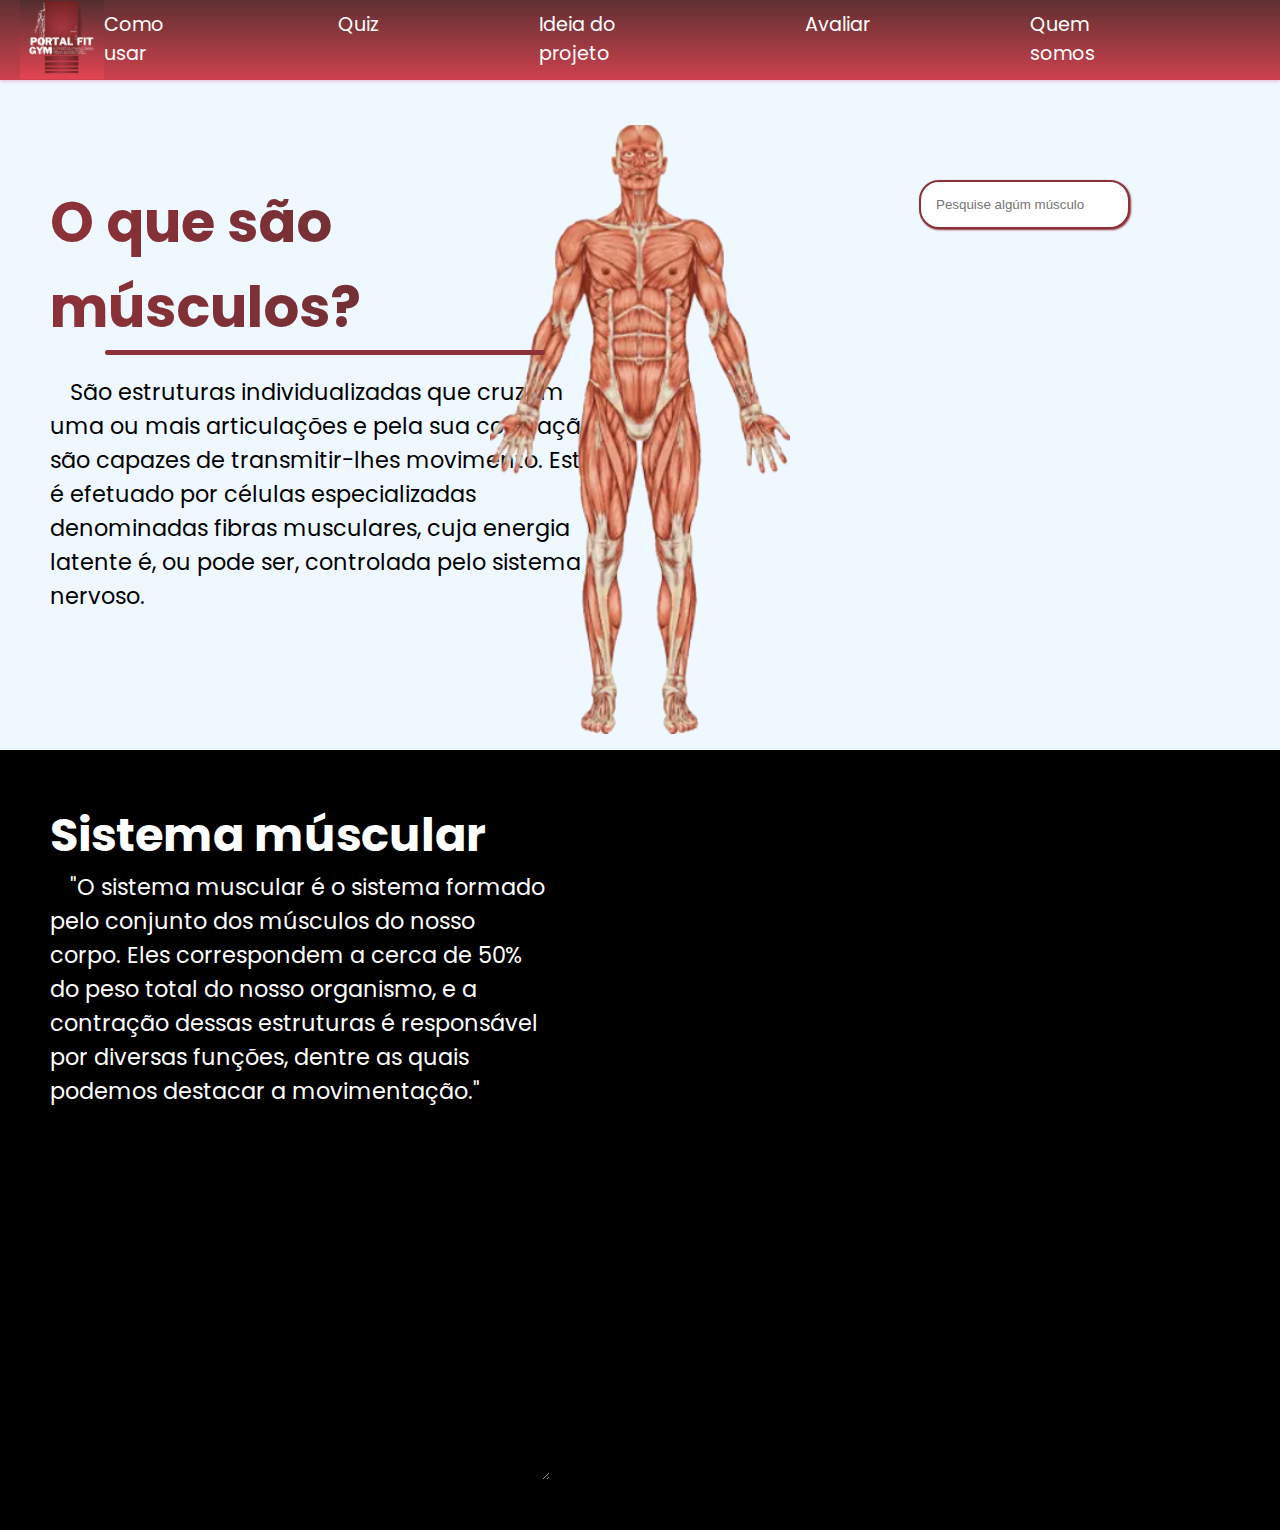
<file: programa/index.html>
<!DOCTYPE html>
<html lang="pt-br">
<head>
    <meta charset="UTF-8">
    <meta http-equiv="X-UA-Compatible" content="IE=edge">
    <meta name="viewport" content="width=device-width, initial-scale=1.0">
    <link rel="stylesheet" href="estilos/style.css">
    <link rel="stylesheet" href="estilos/reset.css">
    <link rel="stylesheet" href="https://fonts.googleapis.com/css2?family=Material+Symbols+Outlined:opsz,wght,FILL,GRAD@48,400,0,0" />
    <title>Fitness Door</title>
</head>
<body>
    <header>
        <div class="logo"><a href="index.html"><img src="../coisas da fecip/Logo.PNG" alt="Logo do projeto"></a></div>
        <nav>
            <ul>
                <li><a href="#">Como usar</a></li>
                <li><a href="#">Quiz</a></li>
                <li><a href="#">Ideia do projeto</a></li>
                <li><a href="#">Avaliar</a></li>
                <li><a href="#">Quem somos</a></li>
            </ul>
        </nav>
    </header>
    <main>
        <div class="container">
            <div class="pesquisa"><input id="searchbar" type="text" name="searchbar" placeholder="Pesquise algúm músculo" onkeyup="search()" autocomplete="on"></div>
            <div class="imgmusculo"><img src="../coisas da fecip/musculo-sem-bg.png" alt="Imagem dos músculos"></div>
            <div class="oquesaomusculos">
                <h1>O que são músculos?<hr></h1>
                <p>
                    São estruturas individualizadas que cruzam uma ou mais articulações e pela sua contração são capazes de transmitir-lhes movimento. Este é efetuado por células especializadas denominadas fibras musculares, cuja energia latente é, ou pode ser, controlada pelo sistema nervoso.
                </p>
            </div>
        </div>

        <div class="role">                          <p>role para baixo<span  class="material-symbols-outlined">keyboard_double_arrow_down</span></p></div>

        <div class="container2">
            <div class="sistemamuscular">
                <h1>Sistema múscular</h1>
                <p>"O sistema muscular é o sistema formado pelo conjunto dos músculos do nosso corpo. Eles correspondem a cerca de 50% do peso total do nosso organismo, e a contração dessas estruturas é responsável por diversas funções, dentre as quais podemos destacar a movimentação."</p>
            </div>
        </div>
        <!--
            lista
            <ul>
            <li class="muscles">Peito</li>
            <li class="muscles">Perna</li>
            <li class="muscles">Costas</li>
            <li class="muscles">Biceps</li>
            <li class="muscles">Tríceps</li>
            <li class="muscles"></li>
        </ul> -->
    </main>
    <script src="index.js"> </script>
</body>
</html>
</file>
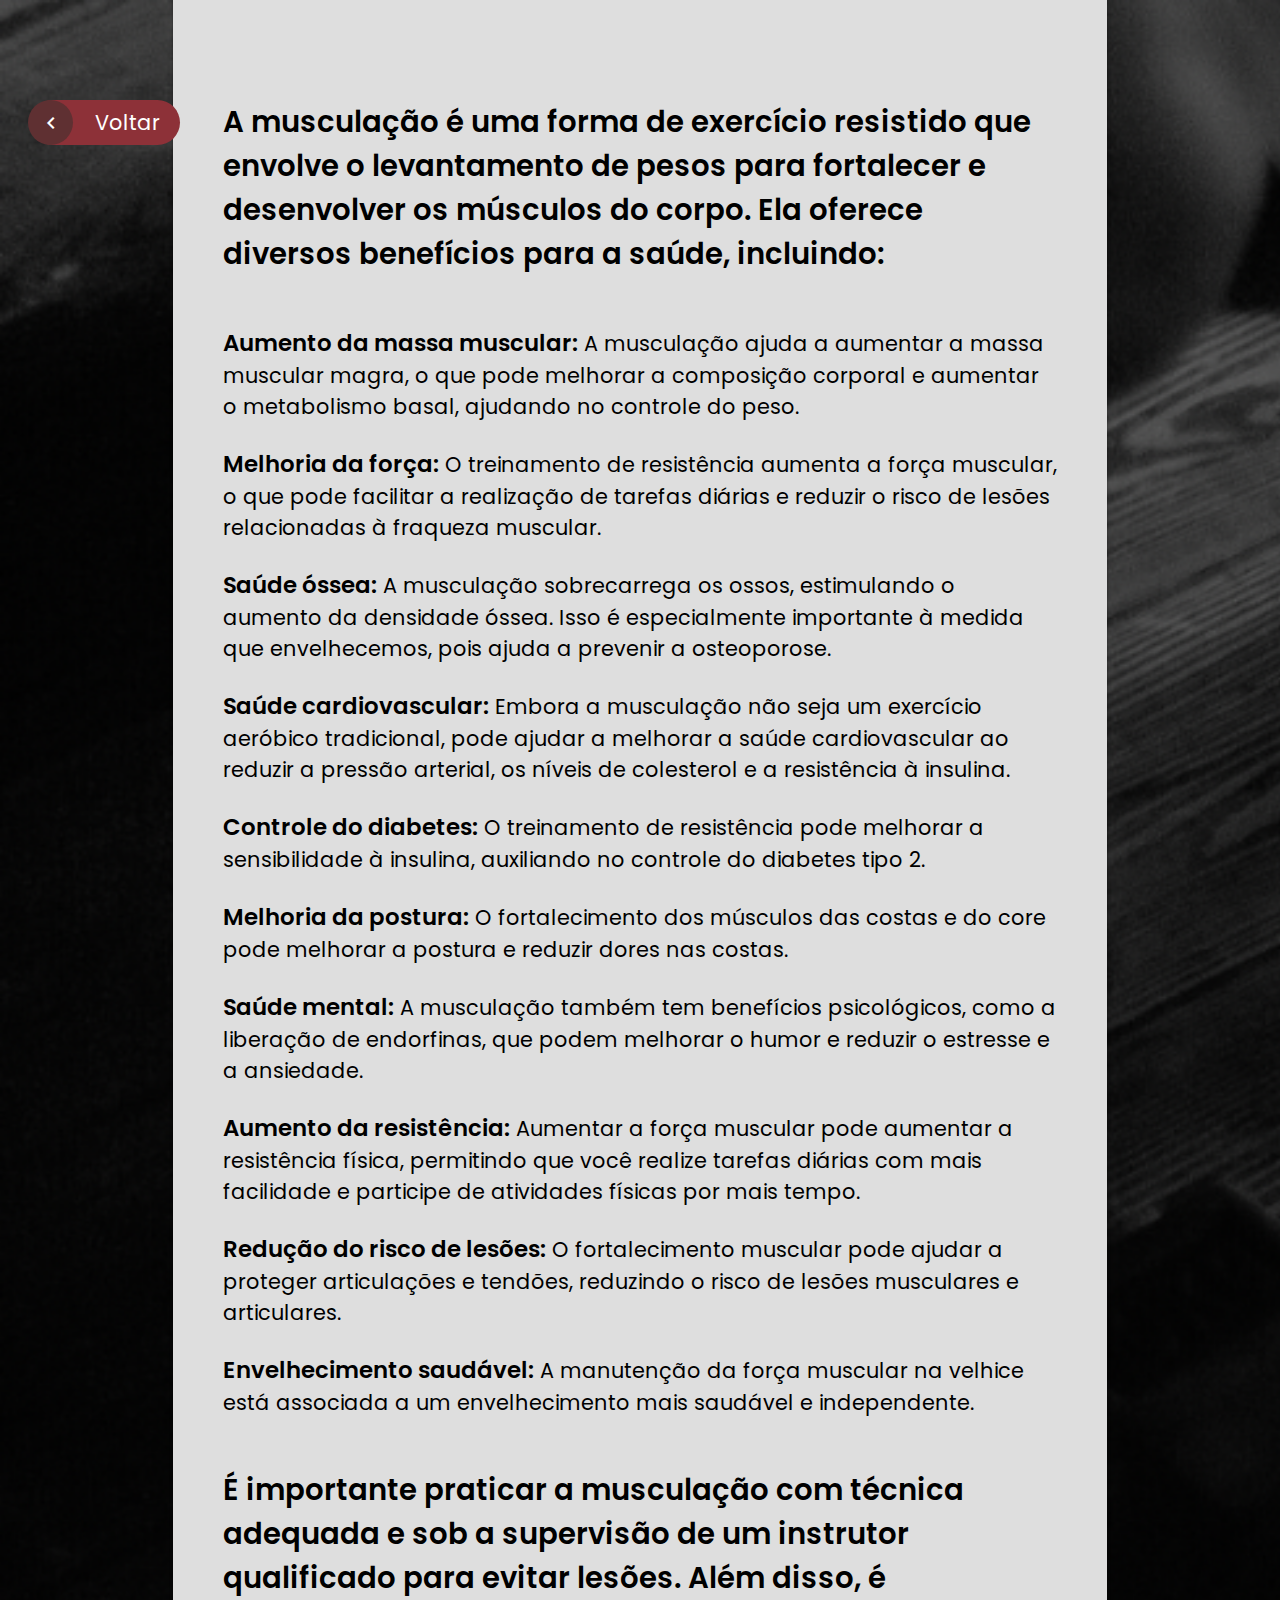
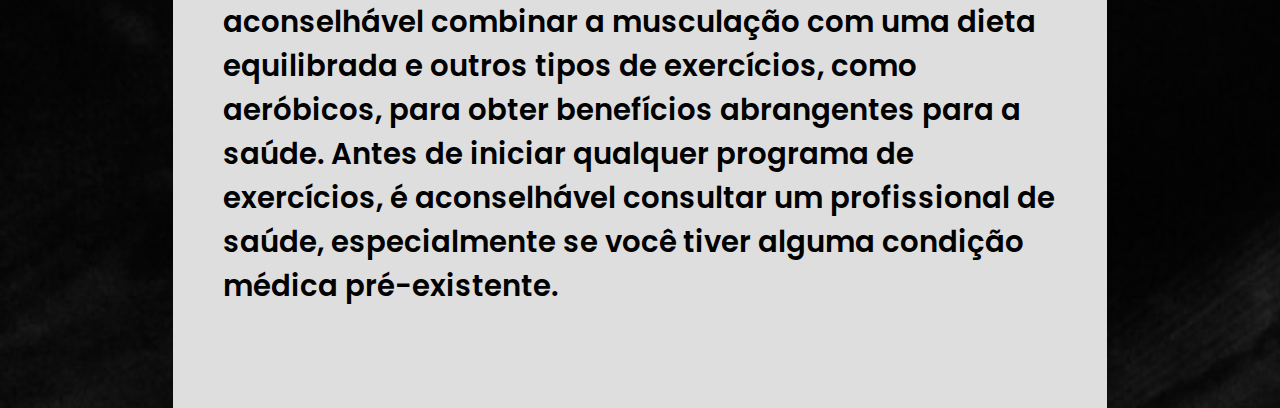
<file: programa/beneficios.html>
<!DOCTYPE html>
<html lang="pt-br">
<head>
    <meta charset="UTF-8">
    <meta name="viewport" content="width=device-width, initial-scale=1.0">
    <link rel="stylesheet" href="estilos/beneficios.css">
    <link rel="stylesheet" href="https://fonts.googleapis.com/css2?family=Material+Symbols+Outlined:opsz,wght,FILL,GRAD@48,400,0,0" />
    <link rel="shortcut icon" href="../coisasdafecip/favicon.ico" type="image/x-icon">
    <title>Benefícios da musculação</title>
</head>
<body>
    <main>
        <aside>
            <p>A musculação é uma forma de exercício resistido que envolve o levantamento de pesos para fortalecer e desenvolver os músculos do corpo. Ela oferece diversos benefícios para a saúde, incluindo:</p>
        </aside>
        <section class="beneficios">
            <p><span>Aumento da massa muscular:</span> A musculação ajuda a aumentar a massa muscular magra, o que pode melhorar a composição corporal e aumentar o metabolismo basal, ajudando no controle do peso.</p>
            <p><span>Melhoria da força:</span> O treinamento de resistência aumenta a força muscular, o que pode facilitar a realização de tarefas diárias e reduzir o risco de lesões relacionadas à fraqueza muscular.</p>
            <p><span>Saúde óssea:</span> A musculação sobrecarrega os ossos, estimulando o aumento da densidade óssea. Isso é especialmente importante à medida que envelhecemos, pois ajuda a prevenir a osteoporose.</p>
            <p><span>Saúde cardiovascular:</span> Embora a musculação não seja um exercício aeróbico tradicional, pode ajudar a melhorar a saúde cardiovascular ao reduzir a pressão arterial, os níveis de colesterol e a resistência à insulina.</p>
            <p><span>Controle do diabetes:</span> O treinamento de resistência pode melhorar a sensibilidade à insulina, auxiliando no controle do diabetes tipo 2.</p>
            <p><span>Melhoria da postura:</span> O fortalecimento dos músculos das costas e do core pode melhorar a postura e reduzir dores nas costas.</p>
            <p><span>Saúde mental:</span> A musculação também tem benefícios psicológicos, como a liberação de endorfinas, que podem melhorar o humor e reduzir o estresse e a ansiedade.</p>
            <p><span>Aumento da resistência:</span> Aumentar a força muscular pode aumentar a resistência física, permitindo que você realize tarefas diárias com mais facilidade e participe de atividades físicas por mais tempo.</p>
            <p><span>Redução do risco de lesões:</span> O fortalecimento muscular pode ajudar a proteger articulações e tendões, reduzindo o risco de lesões musculares e articulares.</p>
            <p><span>Envelhecimento saudável:</span> A manutenção da força muscular na velhice está associada a um envelhecimento mais saudável e independente.</p>
        </section>
        <aside><p>É importante praticar a musculação com técnica adequada e sob a supervisão de um instrutor qualificado para evitar lesões. Além disso, é aconselhável combinar a musculação com uma dieta equilibrada e outros tipos de exercícios, como aeróbicos, para obter benefícios abrangentes para a saúde. Antes de iniciar qualquer programa de exercícios, é aconselhável consultar um profissional de saúde, especialmente se você tiver alguma condição médica pré-existente.</p></aside>
    </main>
    <div class="back"><a href="main.html"><span class="material-symbols-outlined seta">chevron_left</span></a> <a href="main.html">Voltar</a></div>
</body>
</html>
</file>
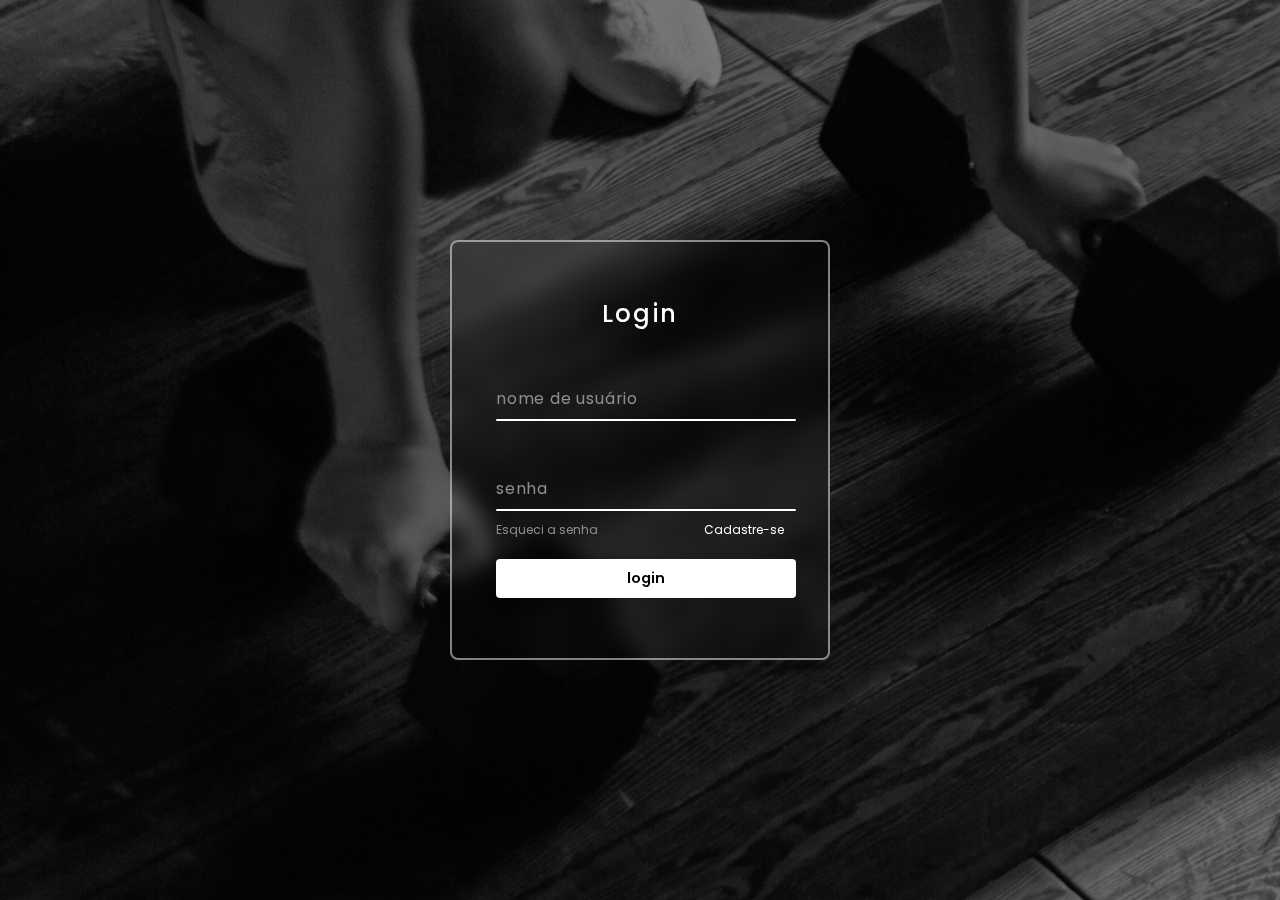
<file: programa/login.html>
<!DOCTYPE html>
<html lang="pt-br">
    <head>
        <meta charset="UTF-8">
        <title>Login | Registro</title>
        <link rel="stylesheet" href="estilos/login.css">
        <link rel="stylesheet" href="estilos/reset.css">
    </head>
<body>
    <div class="box">
        <form action="main.html">
            <h2>Login</h2>
            <div class="InputBox">
                <input type="text" required="required">
                <span>nome de usuário</span>
                <i></i>
            </div>
            <div class="InputBox">
                <input type="password" required="required">
                <span>senha</span>
                <i></i>
            </div>
            <div class="Links">
            <a href="#">Esqueci a senha</a>    
            <a href="cadastro.html">Cadastre-se</a>    
            </div>
            <input type="submit" value="login">
        </form>
    </div>
    <script src="index.js"></script>
</body>
</html>
</file>
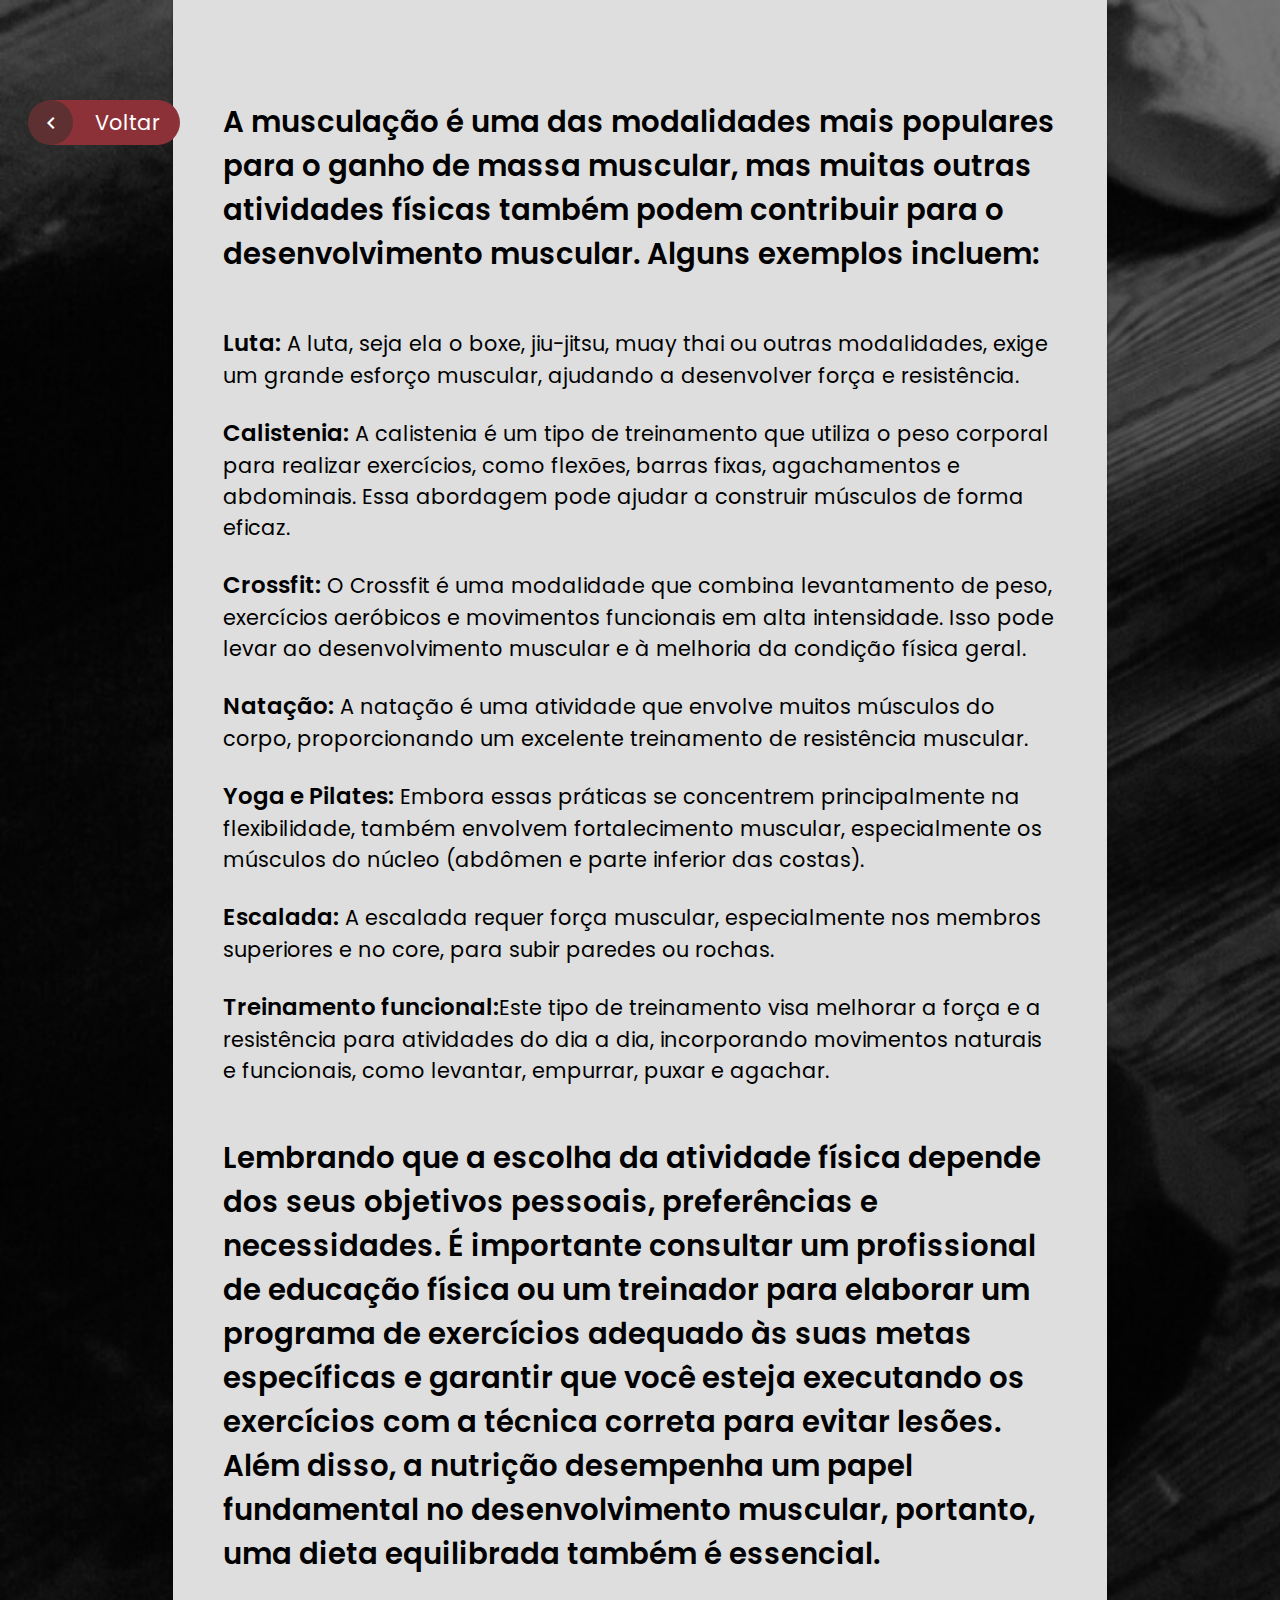
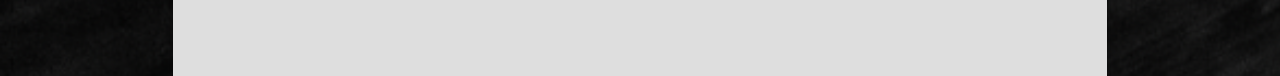
<file: programa/luta.html>
<!DOCTYPE html>
<html lang="pt-br">
<head>
    <meta charset="UTF-8">
    <meta name="viewport" content="width=device-width, initial-scale=1.0">
    <link rel="stylesheet" href="estilos/luta.css">
    <link rel="stylesheet" href="https://fonts.googleapis.com/css2?family=Material+Symbols+Outlined:opsz,wght,FILL,GRAD@48,400,0,0" />
    <link rel="shortcut icon" href="../coisasdafecip/favicon.ico" type="image/x-icon">
    <title>Outras formas de obter músculos</title>
</head>
<body>
    <main>
        <aside><p>A musculação é uma das modalidades mais populares para o ganho de massa muscular, mas muitas outras atividades físicas também podem contribuir para o desenvolvimento muscular. Alguns exemplos incluem:</p></aside>
        <section>
            <p><span>Luta:</span> A luta, seja ela o boxe, jiu-jitsu, muay thai ou outras modalidades, exige um grande esforço muscular, ajudando a desenvolver força e resistência.</p>
            <p><span>Calistenia:</span> A calistenia é um tipo de treinamento que utiliza o peso corporal para realizar exercícios, como flexões, barras fixas, agachamentos e abdominais. Essa abordagem pode ajudar a construir músculos de forma eficaz.</p>
            <p><span>Crossfit:</span> O Crossfit é uma modalidade que combina levantamento de peso, exercícios aeróbicos e movimentos funcionais em alta intensidade. Isso pode levar ao desenvolvimento muscular e à melhoria da condição física geral.</p>
            <p><span>Natação:</span> A natação é uma atividade que envolve muitos músculos do corpo, proporcionando um excelente treinamento de resistência muscular.</p>
            <p><span>Yoga e Pilates:</span> Embora essas práticas se concentrem principalmente na flexibilidade, também envolvem fortalecimento muscular, especialmente os músculos do núcleo (abdômen e parte inferior das costas).</p>
            <p><span>Escalada:</span> A escalada requer força muscular, especialmente nos membros superiores e no core, para subir paredes ou rochas.</p>
            <p><span>Treinamento funcional:</span>Este tipo de treinamento visa melhorar a força e a resistência para atividades do dia a dia, incorporando movimentos naturais e funcionais, como levantar, empurrar, puxar e agachar.</p>
        </section>
        <aside><p>Lembrando que a escolha da atividade física depende dos seus objetivos pessoais, preferências e necessidades. É importante consultar um profissional de educação física ou um treinador para elaborar um programa de exercícios adequado às suas metas específicas e garantir que você esteja executando os exercícios com a técnica correta para evitar lesões. Além disso, a nutrição desempenha um papel fundamental no desenvolvimento muscular, portanto, uma dieta equilibrada também é essencial.</p></aside>
    </main>
    <div class="back"><a href="main.html"><span class="material-symbols-outlined seta">chevron_left</span></a> <a href="main.html">Voltar</a></div>
</body>
</html>
</file>
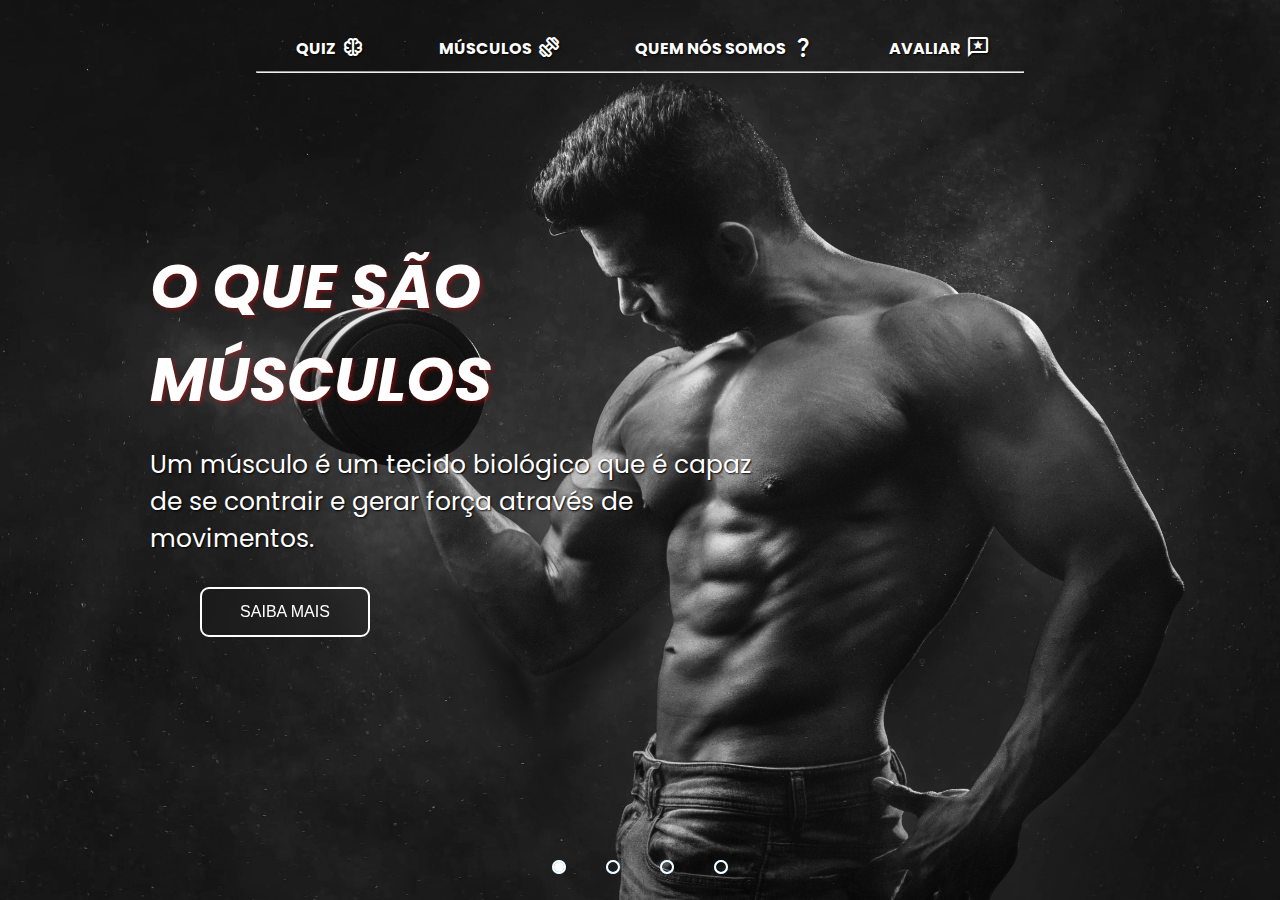
<file: programa/main.html>
<!DOCTYPE html>
<html lang="pt-br">
<head>
    <meta charset="UTF-8">
    <meta http-equiv="X-UA-Compatible" content="IE=edge">
    <meta name="viewport" content="width=device-width, initial-scale=1.0">
    <link rel="stylesheet" href="estilos/main.css">
    <link rel="stylesheet" href="https://fonts.googleapis.com/css2?family=Material+Symbols+Outlined:opsz,wght,FILL,GRAD@48,400,0,0" />
    <link rel="shortcut icon" href="../coisasdafecip/favicon.ico" type="image/x-icon">
    <title>Portal Fit Gym</title>
</head>
<body>
    <header id="header">
        <nav>
            <ul>
                <li><a href="quiz.html">QUIZ<span class="material-symbols-outlined">neurology</span></a></li>
                <li><a href="musculos.html">MÚSCULOS<span class="material-symbols-outlined">exercise</span></a></li>
                <li><a href="#">QUEM NÓS SOMOS<span class="material-symbols-outlined">question_mark</span></a></li>
                <li><a href="#">AVALIAR<span class="material-symbols-outlined">reviews</span></a></li>
            </ul>
            <hr id="nav-hr">
        </nav>
        
    </header>
    <div class="slider">
        <div class="slides">
            <input type="radio" name="radio-btn" id="radio1">
            <input type="radio" name="radio-btn" id="radio2">
            <input type="radio" name="radio-btn" id="radio3">
            <input type="radio" name="radio-btn" id="radio4">
            
            <div class="slide first">
                <div class="text">
                    <h1>O QUE SÃO <br> MÚSCULOS</h1>
                    <p>Um músculo é um tecido biológico que é capaz de se contrair e gerar força através de movimentos.</p>
                    <button><a href="musculos.html">SAIBA MAIS</a></button>
                </div>
                <img src="../coisasdafecip/Gostoso.jpg" alt="">
            </div>
            <div class="slide" >
                <div class="text">
                    <h1>BENEFÍCIOS DA MUSCULAÇÃO </h1>
                    <p>Além de te deixar com um físico atlético, a prática da músculação melhora a sua saúde óssea, saúde cardiovascular e outras.</p>
                    <button><a href="beneficios.html">SAIBA MAIS</a></button>
                </div>
                <img src="../coisasdafecip/Halter.PNG" alt="">
            </div>
            <div class="slide">
                <div class="text">
                    <h1>OUTRAS FORMAS DE OBTER MÚSCULOS</h1>
                    <p>Há também outras formas de obter músculos além da musculação, como por exemplo a luta pode ser uma excelente maneira de desenvolver e fortalecer a musculatura.
                    </p>
                    <button><a href="luta.html">SAIBA MAIS</a></button>
                </div>
                <img src="../coisasdafecip/Luta.jpg" alt="" class="escura">
            </div>
            <div class="slide">
                <div class="text">
                    <h1>QUIZ</h1>
                    <p>Faça agora o Quiz para saber quanto você conhece sobre os músculos!</p>
                    <button><a href="quiz.html">Começar QUIZ</a></button>
                </div>
                <img src="../coisasdafecip/halteres.jpg" alt="" class="escura">
            </div>
            
            <div class="navigation-auto">
                <div class="autobtn1"></div>
                <div class="autobtn2"></div>
                <div class="autobtn3"></div>
                <div class="autobtn4"></div>
            </div>
            
        </div>
        
        <div class="manual-navigation">
            <label for="radio1" class="manual-btn"></label>
            <label for="radio2" class="manual-btn"></label>
            <label for="radio3" class="manual-btn"></label>
            <label for="radio4" class="manual-btn"></label>
        </div>
    </div>
    <script src="index.js"></script>
</body>
</html>
</file>
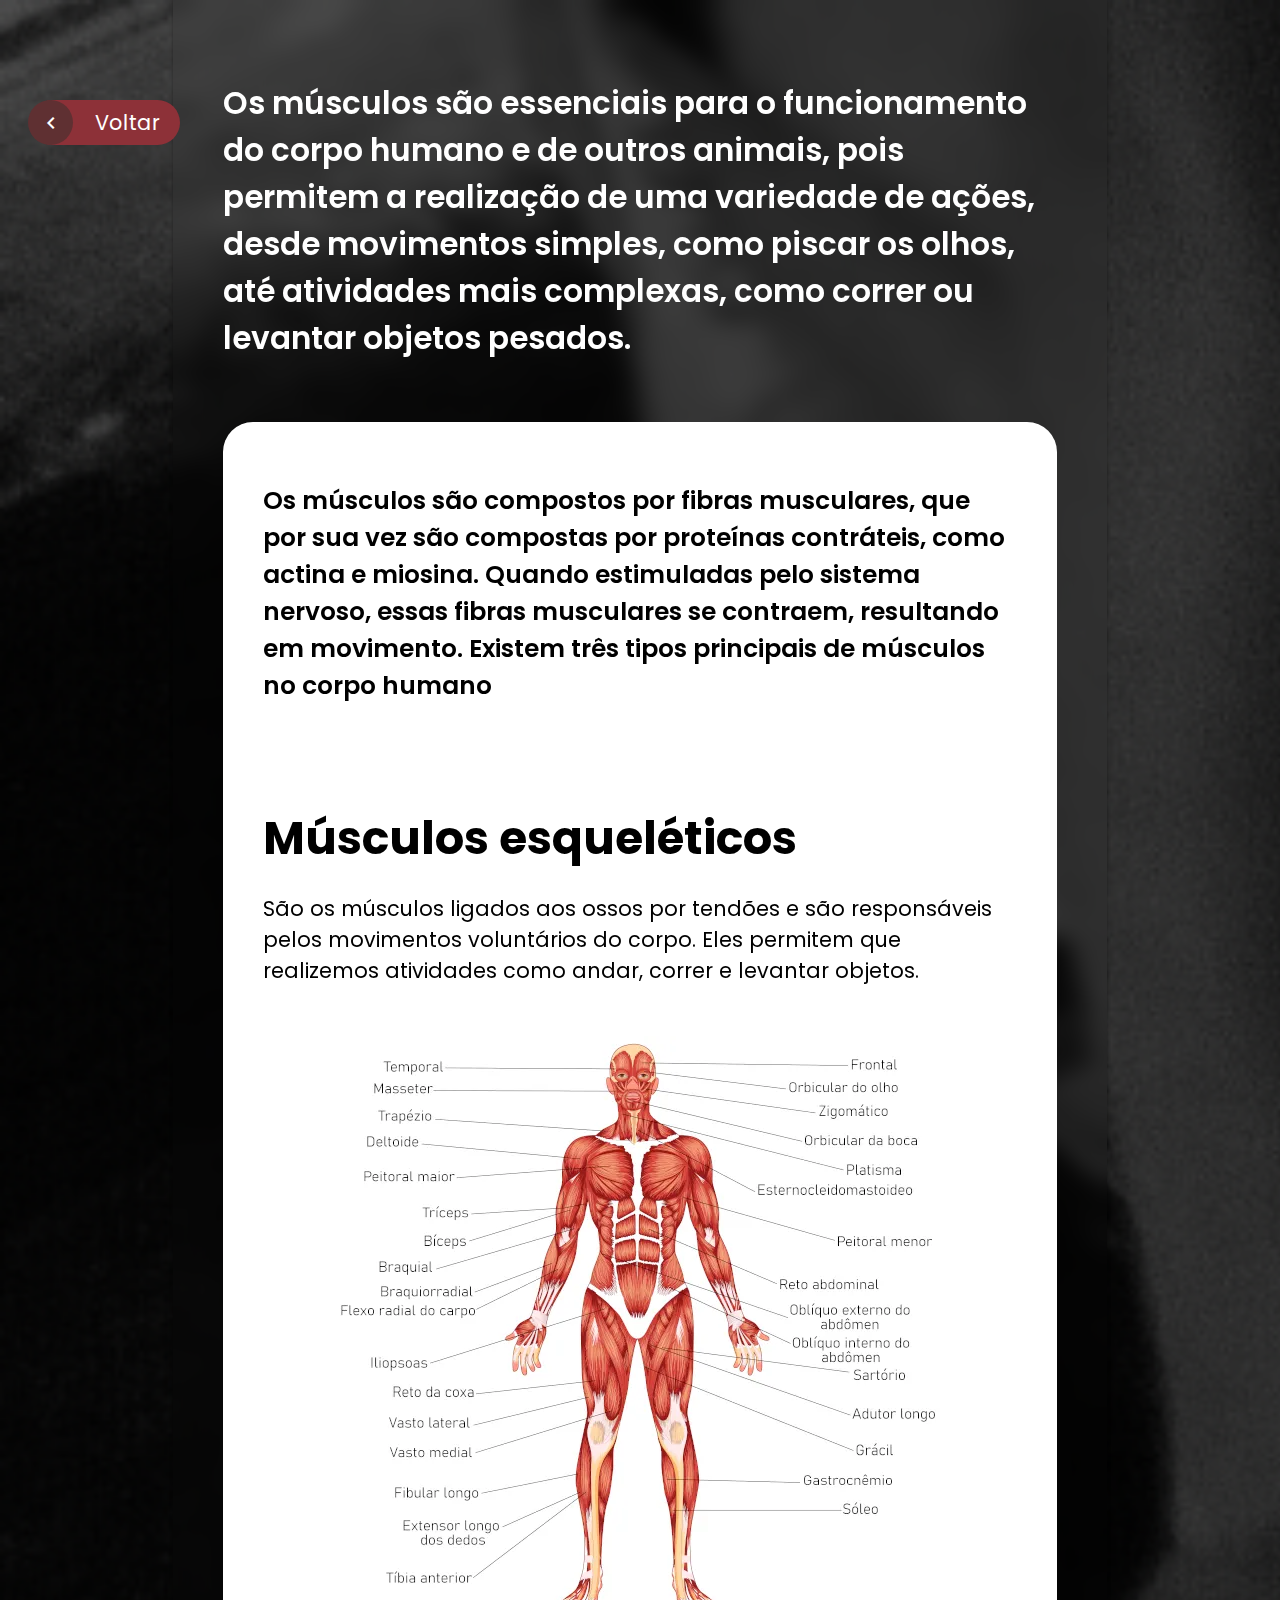
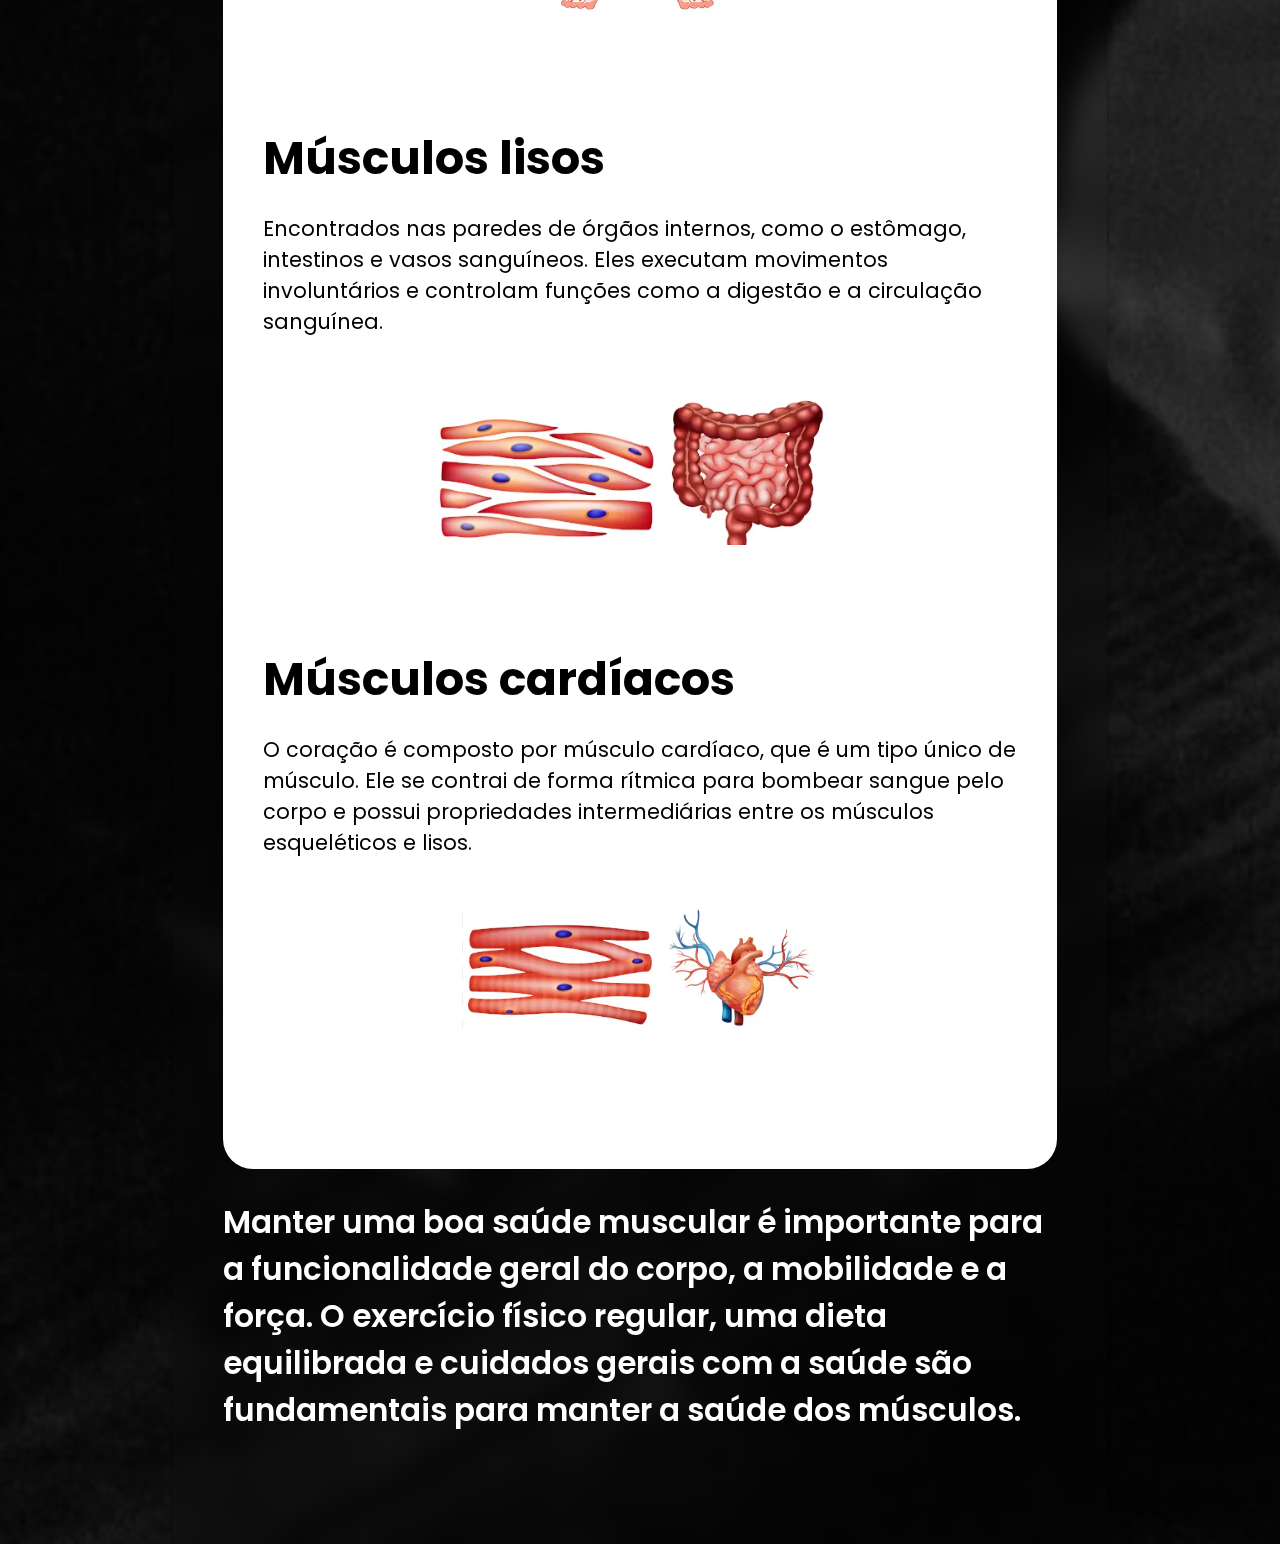
<file: programa/musculos.html>
<!DOCTYPE html>
<html lang="pt-br">
<head>
    <meta charset="UTF-8">
    <meta name="viewport" content="width=device-width, initial-scale=1.0">
    <link rel="stylesheet" href="estilos/musculo.css">
    <link rel="stylesheet" href="https://fonts.googleapis.com/css2?family=Material+Symbols+Outlined:opsz,wght,FILL,GRAD@48,400,0,0" />
    <link rel="shortcut icon" href="../coisasdafecip/favicon.ico" type="image/x-icon">
    <title>O que são músculos</title>
</head>
<body>
    <main>
        <section>
            <p>Os músculos são essenciais para o funcionamento do corpo humano e de outros animais, pois permitem a realização de uma variedade de ações, desde movimentos simples, como piscar os olhos, até atividades mais complexas, como correr ou levantar objetos pesados.
            </p>
        </section>
        <div class="tipomusculo">
            <p>Os músculos são compostos por fibras musculares, que por sua vez são compostas por proteínas contráteis, como actina e miosina. Quando estimuladas pelo sistema nervoso, essas fibras musculares se contraem, resultando em movimento. Existem três tipos principais de músculos no corpo humano</p>
            <div class="musculos">
                <h1>Músculos esqueléticos</h1>
                <p>São os músculos ligados aos ossos por tendões e são responsáveis pelos movimentos voluntários do corpo. Eles permitem que realizemos atividades como andar, correr e levantar objetos.</p>
                <img src="../coisasdafecip/musculosesqueleticos.webp" alt="Músculos esqueléticos">
            </div>
            <div class="musculos">
                <h1>Músculos lisos</h1>
                <p>Encontrados nas paredes de órgãos internos, como o estômago, intestinos e vasos sanguíneos. Eles executam movimentos involuntários e controlam funções como a digestão e a circulação sanguínea.</p>
                <img src="../coisasdafecip/musculoslisos.png" alt="Músculos lisos">
            </div>
            <div class="musculos">
                <h1>Músculos cardíacos</h1>
                <p>O coração é composto por músculo cardíaco, que é um tipo único de músculo. Ele se contrai de forma rítmica para bombear sangue pelo corpo e possui propriedades intermediárias entre os músculos esqueléticos e lisos.</p>
                <img src="../coisasdafecip/musculocardiaco.png" alt="Músculo cardíaco">
            </div>
        </div>
        <section>
            <p>Manter uma boa saúde muscular é importante para a funcionalidade geral do corpo, a mobilidade e a força. O exercício físico regular, uma dieta equilibrada e cuidados gerais com a saúde são fundamentais para manter a saúde dos músculos.</p>
        </section>
        
    </main>
    <div class="back"><a href="main.html"><span class="material-symbols-outlined seta">chevron_left</span></a> <a href="main.html">Voltar</a></div>
</body>
</html>
</file>
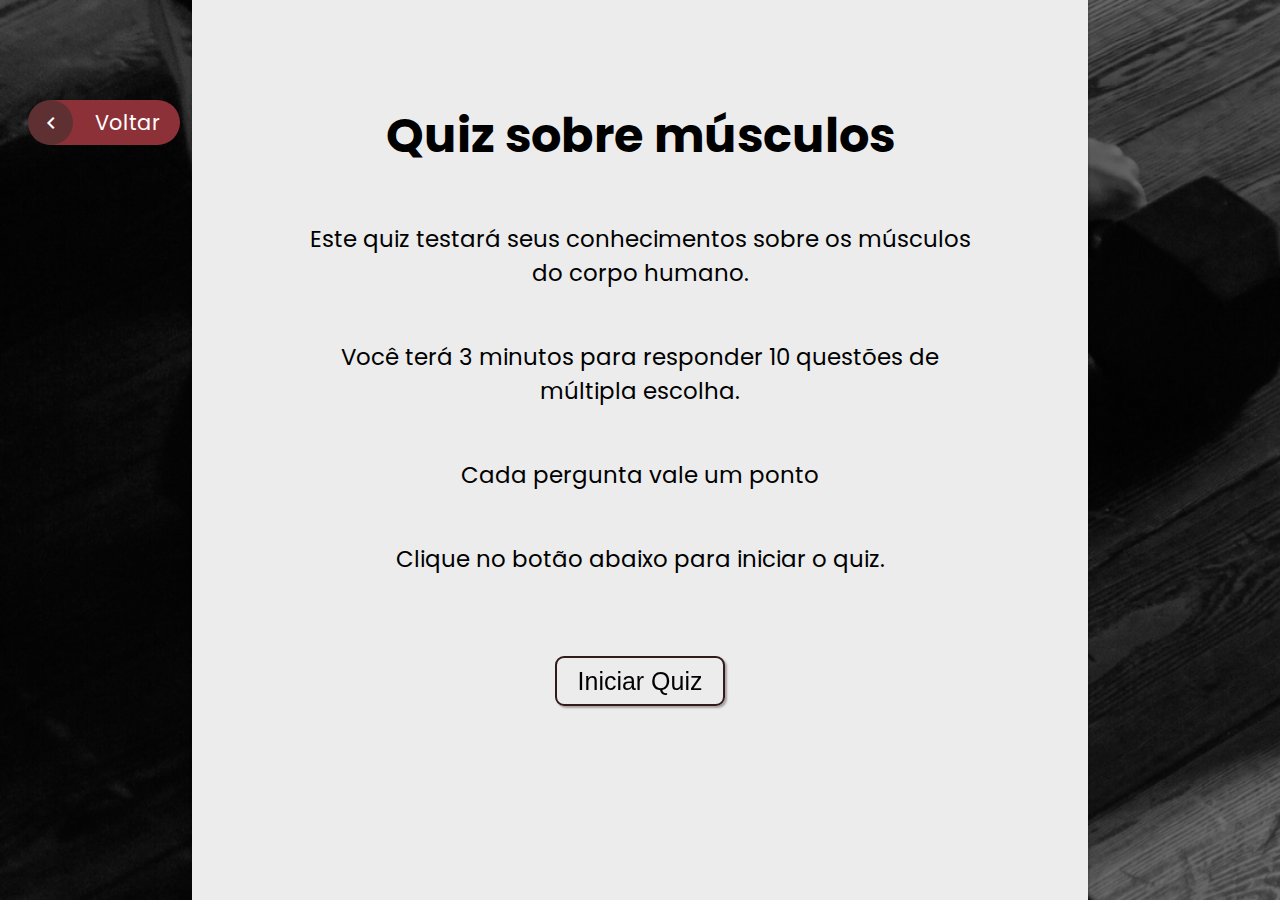
<file: programa/quiz.html>
<!DOCTYPE html>
<html lang="pt-br">
<head>
    <meta charset="UTF-8">
    <meta name="viewport" content="width=device-width, initial-scale=1.0">
    <link rel="stylesheet" href="estilos/quiz.css">
    <link rel="stylesheet" href="https://fonts.googleapis.com/css2?family=Material+Symbols+Outlined:opsz,wght,FILL,GRAD@48,400,0,0" />
    <link rel="shortcut icon" href="../coisasdafecip/favicon.ico" type="image/x-icon">
    <title>QUIZ</title>
</head>
<body>
    <main>
        <h1>Quiz sobre músculos</h1>
        <p>Este quiz testará seus conhecimentos sobre os músculos do corpo humano.</p>
        <p>Você terá 3 minutos para responder 10 questões de múltipla escolha.</p>
        <p>Cada pergunta vale um ponto</p>
        <p>Clique no botão abaixo para iniciar o quiz.</p>
        <a href="perguntasquiz.php"><button>Iniciar Quiz</button></a>
    </main>
    <div class="back"><a href="main.html"><span class="material-symbols-outlined seta">chevron_left</span></a> <a href="main.html">Voltar</a></div>
</body>
</html>
</file>
<file: programa/estilos/style.css>
@charset "UTF-8";

@import url('https://fonts.googleapis.com/css2?family=Roboto:wght@400;500;700&display=swap');

:root{
    --corvermelhoforte: #5F3032;
    --corvermelho: #8D3138;
    --corvermelhofraco: #CD414D;
    --branco: #FFFFFF;
}


header{
    display: flex;
    justify-content: space-between;
    background-image: linear-gradient(to top, var(--corvermelhofraco
    ), var(--corvermelhoforte));
    width: 100%;
    height: 80px;
    align-items: center;
    box-shadow: 0 2px 3px rgba(220, 78, 151, 0.263);
}
header .logo a img{
    width: 84px;
    margin-left: 20px;
}

nav ul{
    display: flex;
    gap: 160px;
    margin-right: 160px;
}
nav ul li a{
    display: flex;
    color: white;
    font-size: 1.2em;
    cursor: pointer;
    transition: border .3s;
    border-bottom: 3px solid transparent;
}
header nav ul li a:hover{
    border-bottom: 3px solid var(--corvermelhoforte);
    border-radius: 3px;
}

main{
    width: 100%;
    height: 100%;
    position: relative; 
}

.container{
    width: 100%;
    height: 670px
}

main .pesquisa{
    position: absolute;
    right: 150px;
    top: 100px;
} 
main .pesquisa #searchbar{
    border-radius: 20px;
    padding: 15px;
    border: 2px solid var(--corvermelho);
    box-shadow: 1px 1px 2px var(--corvermelho);
}
main .imgmusculo{
    position: relative;
}
main .imgmusculo img{
    display: block;
    margin: auto;
    position: absolute;
    top: 5vh;
    left: 50%;
    transform: translateX(-50%);
    width: 300px;
}

main .oquesaomusculos{
    width: 600px;
    padding: 100px 0 0 50px;
}
main .oquesaomusculos h1{
    margin-bottom: 20px;
    font-size: 3.5em;
    background: linear-gradient(to right, var(--corvermelho), var(--corvermelhoforte));
    background-clip: text;
    -webkit-background-clip: text;
    -webkit-text-fill-color: transparent;
}
main .oquesaomusculos p{
    text-indent: 20px;
}
main .oquesaomusculos h1 hr{
    width: 80%;
    position: relative;
    left: 10%;
    height: 5px;
    background-color: var(--corvermelho);
    border-radius: 5px;
    border: none;
}

main .role{
    position: fixed;
    bottom: 20px;
    left: 50%;
    transform: translateX(-50%);
    color: rgba(0, 0, 0, 0.418);
}
.container2{
    display: flex;
    width: 100%;
    height: 780px;
    background-color: black;
    padding: 50px;
}

.sistemamuscular{
    overflow: auto;
    resize: both;
}

.container2 .sistemamuscular h1, .sistemamuscular p{
    color: white;
    width: 500px
}   
.sistemamuscular p{
    text-indent: 20px;
}

.container2 .sistemamuscular .imgsistemamuscular img{
    width: 800px;
}
</file>
<file: programa/estilos/beneficios.css>
@charset "UTF-8";
@import url('https://fonts.googleapis.com/css2?family=Anton&family=Poppins:wght@400;600;700&display=swap');
:root{
    --corvermelhoforte: #5F3032;
    --corvermelho: #8D3138;
    --corvermelhofraco: #CD414D;
    --branco: #FFFFFF;
}
*{
    margin: 0;
    padding: 0;
    box-sizing: border-box;
    text-decoration: none;
    list-style: none;
}
html{
    scroll-behavior: smooth;
}
body{
    font-family: 'Poppins', sans-serif;
    width: 100%;
    height: 100%;
    background: rgb(183, 183, 183) url(../../coisasdafecip/Halter.PNG) no-repeat;
    background-size: cover;
    display: flex;
    justify-content: center;
    font-size: 1.3em;
    color: black;
}
body::-webkit-scrollbar {
    width: 12px;               /* width of the entire scrollbar */
  }
  
  body::-webkit-scrollbar-track {
    background: #331a1b;        /* color of the tracking area */
  }
  
  body::-webkit-scrollbar-thumb {
    background-color: var(--corvermelho);    /* color of the scroll thumb */
    border-radius: 20px;       /* roundness of the scroll thumb */
    /* border: 3px solid var(--corvermelho);  creates padding around scroll thumb  */
  }
  .back{
    position: absolute;
    top: 100px;
    left: 30px;
    background-color: var(--corvermelho);
    height: 45px;
    width: 150px;
    display: flex;
    justify-content: center;
    align-items: center;
    border-radius: 25px;
    transition: all .7s;
    cursor: pointer;
}
.back .seta{
    position: relative;
    display: flex;
    align-items: center;
    justify-content: center;
    background-color: var(--corvermelhoforte);
    border-radius: 50%;
    height: 45px;
    width: 45px;
    left: -22px;
}
.back a, .back .seta{
    color: white;
}
.back:hover{
    background-color: #CD414D;
}

main{
    width: 73%;
    background-color: rgb(222, 222, 222);
    box-shadow: 0px 0px 3px rgba(0, 0, 0, 0.348);
    padding: 50px;
    color: black;
}

main aside{
    font-size: 1.4em;
    font-weight: 600;
    margin: 50px 0;
}

main section p{
    margin-bottom: 25px;
}

main section p span{
    font-weight: 600;
    font-size: 1.1em;
}
</file>
<file: programa/estilos/login.css>
@import url('hhtps://fonts.googleapis.com.css2?family=Poppins:wght@300;400;500;600;700;800;900%display=swap');

*{
    margin:0;
    padding:0;
    box-sizing: border-box;
    font-family: 'Poppins',sans-serif;
}
body
{
    display: flex;
    justify-content: center;
    align-items: center;
    min-height: 100vh;
    background: #23242a url(../../coisasdafecip/Halter.PNG) fixed no-repeat;
    background-size: cover;
}
.box 
{
    position: relative;
    width: 380px;
    height: 420px;
    background: transparent;
    backdrop-filter: blur(10px);
    border-radius: 8px;
    border: 2px solid rgba(255, 255, 255, 0.499);
}
.box form
{
    position: absolute;
    inset: 4px;
    /* background-image: linear-gradient(to top, rgb(66, 52, 52), rgb(42, 42, 42)); */
    
    /* background: #222; */
    padding: 50px 40px;
    z-index: 2;
    display: flex;
    flex-direction: column;
}
.box form h2
{
    color: #fff;
    font-weight: 500;
    text-align: center;
    letter-spacing: 0.1em;
}
.box form .InputBox
{
    position: relative;
    width: 300px;
    margin-top: 35px;
}
.box form .InputBox input
{
    position: relative;
    width: 100%;
    padding: 20px 10px 10px;
    background: transparent;
    outline: none;
    border: none;
    box-shadow: none;
    color: #23242a;
    font-size: 1em;
    letter-spacing: 0.05em;
    transition: 0.05s;
    z-index: 10;
    cursor: text;
}
.box form .InputBox span
{
    position: absolute;
    left: 0;
    padding: 20px 0px 10px;
    pointer-events: none;
    color: #8f8f8f;
    font-size: 1em; 
    letter-spacing: 0.05em;
    transition: 0.05s;
}
.box form .InputBox input:valid ~ span,
.box form .InputBox input:focus ~ span
{
    color: #fff;
    font-size: 0.75em;
    transform:translateY(-34px);
}
.box form .InputBox i
{
    position: absolute;
    left: 0;
    bottom: 0;
    width: 100%;
    height: 2px;
    background: #fff;
    border-radius: 4px;
    overflow: hidden;
    transition: 0.5s;
    pointer-events: none;
}
.box form .InputBox input:valid ~ i,
.box form .InputBox input:focus ~ i
{
    height: 44px;
}
.box form .Links 
{
    display: flex;
    justify-content: space-between;
}
.box form .Links a
{
    margin: 10px 0;
    font-size: 0.75em;
    color: #8f8f8f;
    text-decoration: none;
    cursor: pointer;
}
.box form .Links a:hover,
.box form .Links a:nth-child(2)
{
 color: #fff;
}
.box form input[type="submit"]
{
    border: none;
    outline: none;
    padding: 9px 25px;
    background: #fff;
    cursor: pointer;
    font-size: 0.9em;
    border-radius: 4px;
    font-weight: 600;
    width: 300px;
    margin-top: 10px;

}
.box form input[type="submit"]:active
{
    opacity: 0.8;
}
</file>
<file: programa/estilos/luta.css>
@charset "UTF-8";
@import url('https://fonts.googleapis.com/css2?family=Anton&family=Poppins:wght@400;600;700&display=swap');
:root{
    --corvermelhoforte: #5F3032;
    --corvermelho: #8D3138;
    --corvermelhofraco: #CD414D;
    --branco: #FFFFFF;
}
*{
    margin: 0;
    padding: 0;
    box-sizing: border-box;
    text-decoration: none;
    list-style: none;
}
html{
    scroll-behavior: smooth;
}
body{
    font-family: 'Poppins', sans-serif;
    width: 100%;
    height: 100%;
    background: rgb(183, 183, 183) url(../../coisasdafecip/Halter.PNG) no-repeat;
    background-size: cover;
    display: flex;
    justify-content: center;
    font-size: 1.3em;
    color: black;
}
body::-webkit-scrollbar {
    width: 12px;               /* width of the entire scrollbar */
  }
  
  body::-webkit-scrollbar-track {
    background: #331a1b;        /* color of the tracking area */
  }
  
  body::-webkit-scrollbar-thumb {
    background-color: var(--corvermelho);    /* color of the scroll thumb */
    border-radius: 20px;       /* roundness of the scroll thumb */
    /* border: 3px solid var(--corvermelho);  creates padding around scroll thumb  */
  }
  .back{
    position: absolute;
    top: 100px;
    left: 30px;
    background-color: var(--corvermelho);
    height: 45px;
    width: 150px;
    display: flex;
    justify-content: center;
    align-items: center;
    border-radius: 25px;
    transition: all .7s;
    cursor: pointer;
}
.back .seta{
    position: relative;
    display: flex;
    align-items: center;
    justify-content: center;
    background-color: var(--corvermelhoforte);
    border-radius: 50%;
    height: 45px;
    width: 45px;
    left: -22px;
}
.back a, .back .seta{
    color: white;
}
.back:hover{
    background-color: #CD414D;
}

main{
    width: 73%;
    background-color: rgb(222, 222, 222);
    box-shadow: 0px 0px 3px rgba(0, 0, 0, 0.348);
    padding: 50px;
    color: black;
}

main aside{
    font-size: 1.4em;
    font-weight: 600;
    margin: 50px 0;
}

main section p{
    margin-bottom: 25px;
}

main section p span{
    font-weight: 600;
    font-size: 1.1em;
}
</file>
<file: programa/estilos/main.css>
@charset "UTF-8";
@import url('https://fonts.googleapis.com/css2?family=Anton&family=Poppins:wght@400;600;700&display=swap');
:root{
    --corvermelhoforte: #5F3032;
    --corvermelho: #8D3138;
    --corvermelhofraco: #CD414D;
    --branco: #FFFFFF;
}
*{
    cursor: default;
    margin: 0;
    padding: 0;
    box-sizing: border-box;
    text-decoration: none;
    list-style: none;
}
html{
    scroll-behavior: smooth;
}
body{
    font-family: 'Poppins', sans-serif;
    width: 100%;
    height: 100%;
    display: flex;
    justify-content: center;
    align-items: center;
    background-color: black;
}
body::-webkit-scrollbar {
    width: 12px;               /* width of the entire scrollbar */
  }
  
  body::-webkit-scrollbar-track {
    background: #331a1b;        /* color of the tracking area */
  }
  
  body::-webkit-scrollbar-thumb {
    background-color: var(--corvermelho);    /* color of the scroll thumb */
    border-radius: 20px;       /* roundness of the scroll thumb */
    /* border: 3px solid var(--corvermelho);  creates padding around scroll thumb  */
  }

header{
    z-index: 1;
    position: absolute;
    width: 60%;
    height: 50px;
    margin: 30px auto 30px;
    display: flex;
    justify-content: center;
    font-weight: 700;
    top: 0;
}
header nav{
    width: 100%;
}
header nav ul{
    display: flex;
    justify-content: space-around;
}


header nav ul li a , header nav ul li a span{
    color:  #fff;
    cursor: pointer;
    transition: all .4s;
    text-shadow: 1px 1px 2px black;
}
header nav ul li a span{
    transform: translate(5px, 5px);

}

header nav ul li:first-child a:hover, header nav ul li:first-child a:hover span{
    color: rgb(53, 53, 255);
}
header nav :nth-child(2) a:hover, header nav ul li:nth-child(2) a:hover span{
    color: var(--corvermelhofraco);
}
header nav :nth-child(3) a:hover, header nav ul li:nth-child(3) a:hover span{
    color: rgb(200, 0, 255);
}
header nav ul li:last-child a:hover, header nav ul li:last-child a:hover span{
    color: yellow;
}


header nav hr {
    position: absolute;
    width: 100%;
    background-color: white;
    border-radius: 20px;
    margin-top: 10px;
    height: 2px;
}   

.slider{
    margin: 0 auto;
    width: 100vw;
    height: 100vh;
    overflow: hidden;
}

.slides{
    width: 400%;
    height: 100vh;
    display: flex;
}

.slides input{
    display: none;
}

.slide{
    width: 25%;
    position: relative;
    transition: .4s;
}


.slide img{
    width: 100vw;
    height: 100vh;
}

.slide .escura{
    filter: brightness(40%); 
}

.manual-navigation{
    position: absolute;
    width: 100vw;
    margin-top: -40px;
    display: flex;
    justify-content: center;
}

.manual-btn{
    border: 2px solid #fff;
    padding: 5px;
    border-radius: 10px;
    cursor: pointer;
    transition: 1s;
}

.manual-btn:not(:last-child){
    margin-right: 40px;
}
.manual-btn:hover{
    background-color: #fff;
}


#radio1:checked ~ .first{
    margin-left: 0;
}

#radio2:checked ~ .first{
    margin-left: -25%;
}

#radio3:checked ~ .first{
    margin-left: -50%;
}

#radio4:checked ~ .first{
    margin-left: -75%;
}

.navigation-auto div{
    border: 2px solid #20a6ff;
    padding: 5px;
    border-radius: 10px;
    cursor: pointer;
    transition: 1s;
}

.navigation-auto{
    position: absolute;
    width: 100vw;
    bottom: 26px;
    display: flex;
    justify-content: center;
}

.navigation-auto div:not(:last-child){
    margin-right: 40px;
}

#radio1:checked ~ .navigation-auto .autobtn1{
    background-color: #fff;
}
#radio2:checked ~ .navigation-auto .autobtn2{
    background-color: #fff;
}
#radio3:checked ~ .navigation-auto .autobtn3{
    background-color: #fff;
}
#radio4:checked ~ .navigation-auto .autobtn4{
    background-color: #fff;
}


.slider .slide .text{
    position: absolute;
    width: 620px;
    top: 240px;
    left: 150px;
    color: white;
    font-size: 1.2em;
    z-index: 1;
}

.slide .text h1{
    font-size: 3.2em;
    font-style: italic;
    text-shadow: 2px 2px 4px rgba(255, 0, 0, 0.401);
    font-weight: 700;
    margin-bottom: 20px;
}
.slide .text p{
    font-size: 1.3em;
    text-shadow: 1px 1px 2px black;
}

.slide .text p span{
    font-weight: 700;
    font-size: 1.1em;
}

.slide .text button{
    background-color: transparent;
    backdrop-filter: blur(10px);
    width: 170px;
    height: 50px;
    border-radius: 9px;
    border: 2px solid white;
    margin: 30px 50px;
    transition: .7s;
}

.slide .text button a{
    color: #fff;
    font-size: 1.2em;
}
.slide .text button:hover{
    background-color: rgb(78, 78, 78);
    border: 2px solid rgb(78, 78, 78);
}
</file>
<file: programa/estilos/musculo.css>
@charset "UTF-8";
@import url('https://fonts.googleapis.com/css2?family=Anton&family=Poppins:wght@400;600;700&display=swap');
:root{
    --corvermelhoforte: #5F3032;
    --corvermelho: #8D3138;
    --corvermelhofraco: #CD414D;
    --branco: #FFFFFF;
}
*{
    margin: 0;
    padding: 0;
    box-sizing: border-box;
    text-decoration: none;
    list-style: none;
}
html{
    scroll-behavior: smooth;
}
body{
    font-family: 'Poppins', sans-serif;
    width: 100%;
    height: 100%;
    background: rgb(183, 183, 183) url(../../coisasdafecip/Halter.PNG) no-repeat;
    background-size: cover;
    display: flex;
    justify-content: center;
    font-size: 1.3em;
    color: white;
}
body::-webkit-scrollbar {
    width: 12px;               /* width of the entire scrollbar */
  }
  
  body::-webkit-scrollbar-track {
    background: #331a1b;        /* color of the tracking area */
  }
  
  body::-webkit-scrollbar-thumb {
    background-color: var(--corvermelho);    /* color of the scroll thumb */
    border-radius: 20px;       /* roundness of the scroll thumb */
    /* border: 3px solid var(--corvermelho);  creates padding around scroll thumb  */
  }
  .back{
    position: absolute;
    top: 100px;
    left: 30px;
    background-color: var(--corvermelho);
    height: 45px;
    width: 150px;
    display: flex;
    justify-content: center;
    align-items: center;
    border-radius: 25px;
    transition: all .7s;
    cursor: pointer;
}
.back .seta{
    position: relative;
    display: flex;
    align-items: center;
    justify-content: center;
    background-color: var(--corvermelhoforte);
    border-radius: 50%;
    height: 45px;
    width: 45px;
    left: -22px;
}
.back a, .back .seta{
    color: white;
}
.back:hover{
    background-color: #CD414D;
}

main{
    width: 73%;
    /* background-color: rgb(222, 222, 222); */
    background-color: transparent;
    box-shadow: 0px 0px 3px rgba(0, 0, 0, 0.348);
    padding: 50px;
    backdrop-filter: blur(10px);
}
main section p{
    padding: 30px 0 60px 0;
    font-weight: 600;
    font-size: 1.5em;
}

main .tipomusculo{
    background-color: white;
    color: black;
    border-radius: 30px;
    padding: 40px;
}

main .tipomusculo>p{
    font-size: 1.2em;
    font-weight: 600;
    margin: 20px 0 50px;
}
main .tipomusculo .musculos{
    margin: 100px 0;
}
main .tipomusculo .musculos h1{
    font-size: 2.2em;
    margin: 20px 0;
}

main .tipomusculo .musculos img{
    display: block;
    margin: 50px auto 0;
}
</file>
<file: programa/estilos/quiz.css>
@charset "UTF-8";
@import url('https://fonts.googleapis.com/css2?family=Anton&family=Poppins:wght@400;600;700&display=swap');
:root{
    --corvermelhoforte: #5F3032;
    --corvermelho: #8D3138;
    --corvermelhofraco: #CD414D;
    --branco: #FFFFFF;
}
*{
    margin: 0;
    padding: 0;
    box-sizing: border-box;
    text-decoration: none;
    list-style: none;
}
html{
    scroll-behavior: smooth;
}
body{
    font-family: 'Poppins', sans-serif;
    width: 100%;
    height: 100%;
    font-size: 1.3em;
    background: rgb(183, 183, 183) url(../../coisasdafecip/Halter.PNG) no-repeat;
    background-size: cover;
}
body::-webkit-scrollbar {
    width: 12px;               /* width of the entire scrollbar */
  }
  
  body::-webkit-scrollbar-track {
    background: #331a1b;        /* color of the tracking area */
  }
  
  body::-webkit-scrollbar-thumb {
    background-color: var(--corvermelho);    /* color of the scroll thumb */
    border-radius: 20px;       /* roundness of the scroll thumb */
    /* border: 3px solid var(--corvermelho);  creates padding around scroll thumb  */
  }
  .back{
    position: absolute;
    top: 100px;
    left: 30px;
    background-color: var(--corvermelho);
    height: 45px;
    width: 150px;
    display: flex;
    justify-content: center;
    align-items: center;
    border-radius: 25px;
    transition: all .7s;
    cursor: pointer;
}
.back .seta{
    position: relative;
    display: flex;
    align-items: center;
    justify-content: center;
    background-color: var(--corvermelhoforte);
    border-radius: 50%;
    height: 45px;
    width: 45px;
    left: -22px;
}
.back a, .back .seta{
    color: white;
}
.back:hover{
    background-color: #CD414D;
}

main{
    width: 70%;
    text-align: center;
    padding: 100px;
    background-color: rgb(236, 236, 236);
    margin: auto;
    height: 100vh;
    box-shadow: 0px 0px 3px rgba(0, 0, 0, 0.301);
}
h1{ 
    font-size: 2.3em;
}
p{
    margin: 50px 0;
    font-size: 1.1em;
}
button{
    background-color: transparent;
    backdrop-filter: blur(10px);
    width: 170px;
    height: 50px;
    border-radius: 9px;
    border: 2px solid #331a1b;
    box-shadow: 2px 2px 2px #331a1b5a;
    margin: 30px 50px;
    transition: .7s;
    font-size: 1.2em;
    transition: ease-out .7s;
}
button:hover{
    background-color: rgb(211, 211, 211);
    cursor: pointer;
}
</file>
